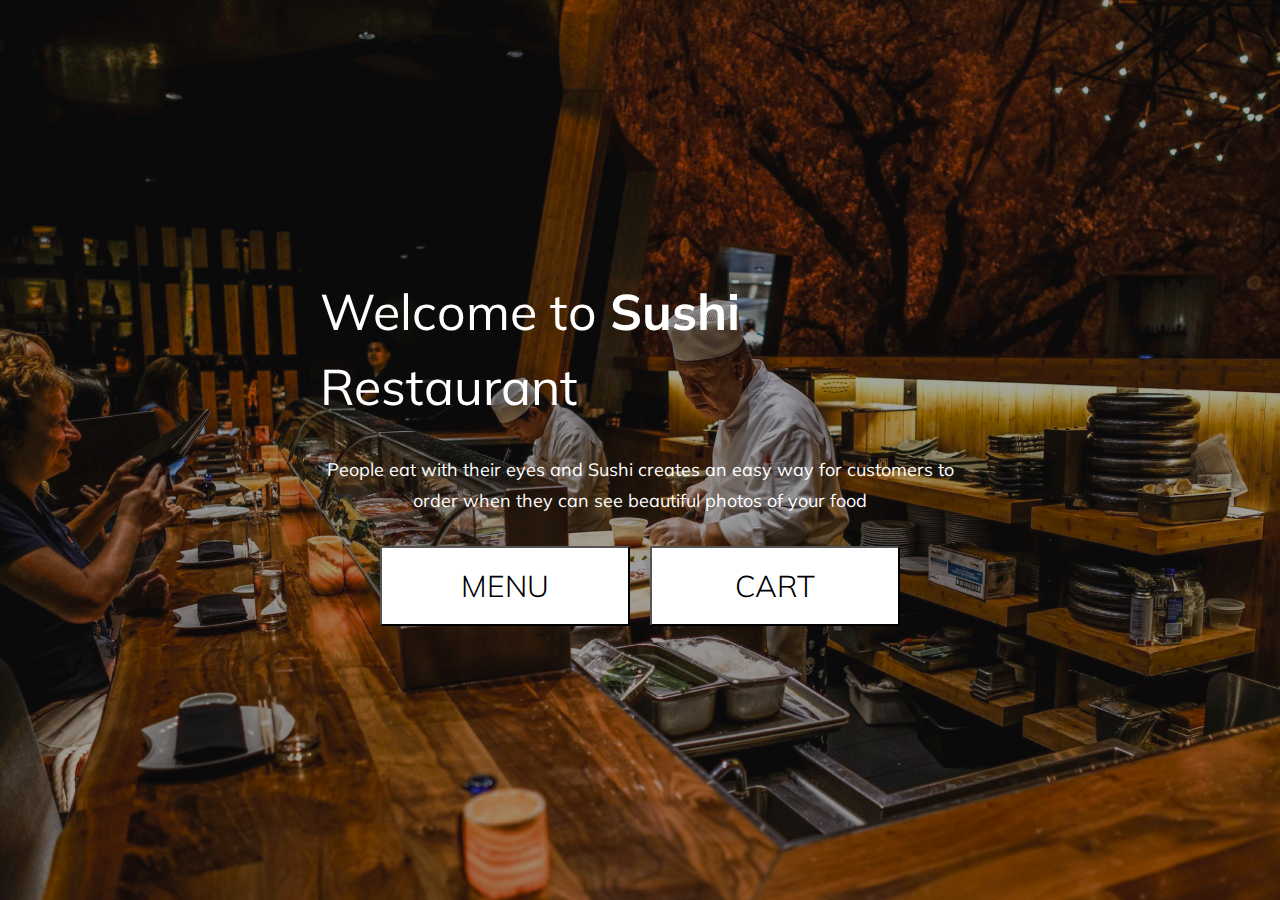
<file: index.html>
<!DOCTYPE html>
<html lang="en">
<head>
    <meta charset="UTF-8">
    <meta http-equiv="X-UA-Compatible" content="IE=edge">
    <meta name="viewport" content="width=device-width, initial-scale=1.0">
    <link rel="stylesheet" href="style.css">
    <link rel="preconnect" href="https://fonts.googleapis.com">
    <link rel="preconnect" href="https://fonts.gstatic.com" crossorigin>
    <link href="https://fonts.googleapis.com/css2?family=Mulish:wght@400;500;700;800&display=swap" rel="stylesheet">
        <title>SUSHI FOOD</title>
</head>
<body>
    <main>
        <div class="background">
            <img src="restaurant 1.png" alt="icon">
        </div>

        <div class="content">
            <h1>Welcome to <span style="font-weight: 700;" >Sushi</span> Restaurant</h1>

            <p>People eat with their eyes and Sushi creates an easy way for customers to order when they can see beautiful photos of your food</p>

            <div class="click">
                <a href="menu.html"> <button> MENU</button> </a> 
                <a href="cart.html"> <button> CART</button> </a>
            </div>
        </div>

    </main>
</body>
</html>
</file>
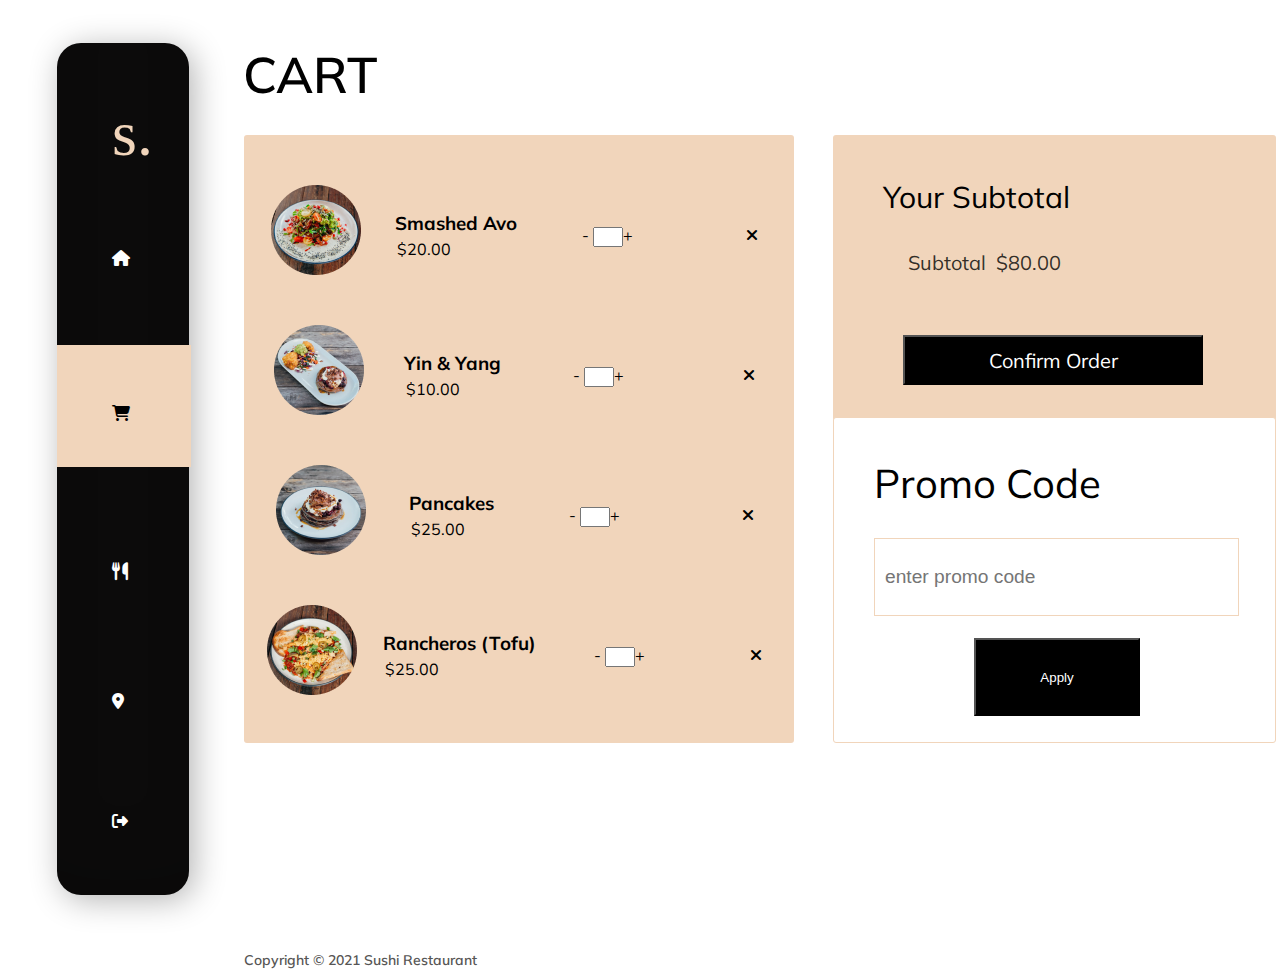
<file: cart.html>
<!DOCTYPE html>
<html lang="en">
<head>
    <meta charset="UTF-8">
    <meta http-equiv="X-UA-Compatible" content="IE=edge">
    <meta name="viewport" content="width=device-width, initial-scale=1.0">
    <link rel="stylesheet" href="style.css">
    <link rel="stylesheet" href="https://cdnjs.cloudflare.com/ajax/libs/font-awesome/6.0.0/css/all.min.css">
    <link rel="stylesheet" href="https://cdnjs.cloudflare.com/ajax/libs/font-awesome/6.2.0/css/all.min.css">
    <title>CART</title>

</head>
<body>

    <section class="cart-body">
        <div class="navsection">
            <navbar class="nav">
                <h2>s.</h2>
        <P class="home-2"><i class="fa fa-home" aria-hidden="true"></i></P>
        <p class="path-2"><i class="fa fa-cutlery 
            " aria-hidden="true"></i></p>
            <p class="cart-2"><i class="fa fa-shopping-cart" aria-hidden="true"></i></p>
            <p class="location-2"><i class="fa-solid fa-location-dot"></i></p>
            <p class="exit-2"><i class="fa-solid fa-right-from-bracket"></i></p>
            </navbar>
        </div>


        <div class="cart-cart">
            <h1>CART</h1>
            <div class="cart-con"> 

                

          <div class="ellipse">
            <img src="Ellipse 5.png" alt="">
            <span class="letter">
                <h3>Smashed Avo</h3>
                <p>$20.00</p>
            </span>
            <span class="input">
                <p>- <span><input type="number"></span>+</p>
            </span>
            <p class="cancle"><i class="fa-solid fa-xmark"></i></p>
          </div>


          <div class="ellipse">
            <img src="Ellipse 6.png" alt="">
            <span class="letter">
                <h3>Yin & Yang</h3>
                <p>$10.00</p>
            </span>
            <span class="input"> 
                <p>- <span><input type="number"></span>+</p>
            </span>
            <p class="cancle"><i class="fa-solid fa-xmark"></i></p>
          </div>


          <div class="ellipse">
            <img src="Ellipse 7.png" alt="">
            <span class="letter">
                <h3>Pancakes</h3>
                <p>$25.00</p>
            </span>
            <span class="input">
                <p>- <span><input type="number"></span>+</p>
            </span>
            <p class="cancle"><i class="fa-solid fa-xmark"></i></p>
          </div>

          <div class="ellipse">
            <img src="Ellipse 8.png" alt="">
            <span class="letter">
                <h3>Rancheros (Tofu)</h3>
                <p>$25.00</p>
            </span>
            <span class="input">
                <p>- <span><input type="number"></span>+</p>
            </span>
            <p class="cancle"><i class="fa-solid fa-xmark"></i></p>
          </div>

        </div>
        </div>

        <div class="sub-total">
<div class="your-sub">
   <h3>Your Subtotal</h3>
    <span class="moni">
        <p>Subtotal</p>
        <p>$80.00</p>
    </span>
    <div>
        <input type="button" value="Confirm Order">
    </div>
</div>
<div class="promo">
<h4>Promo Code</h4>
<input type="text" name="promo" id="promo" placeholder="enter promo code">
<input type="button" value="Apply">
</div>
        </div>

        <div class="copy-right">
            <p>Copyright © 2021 Sushi Restaurant</p>
        </div>


    </section>

</body>
</html>
</file>
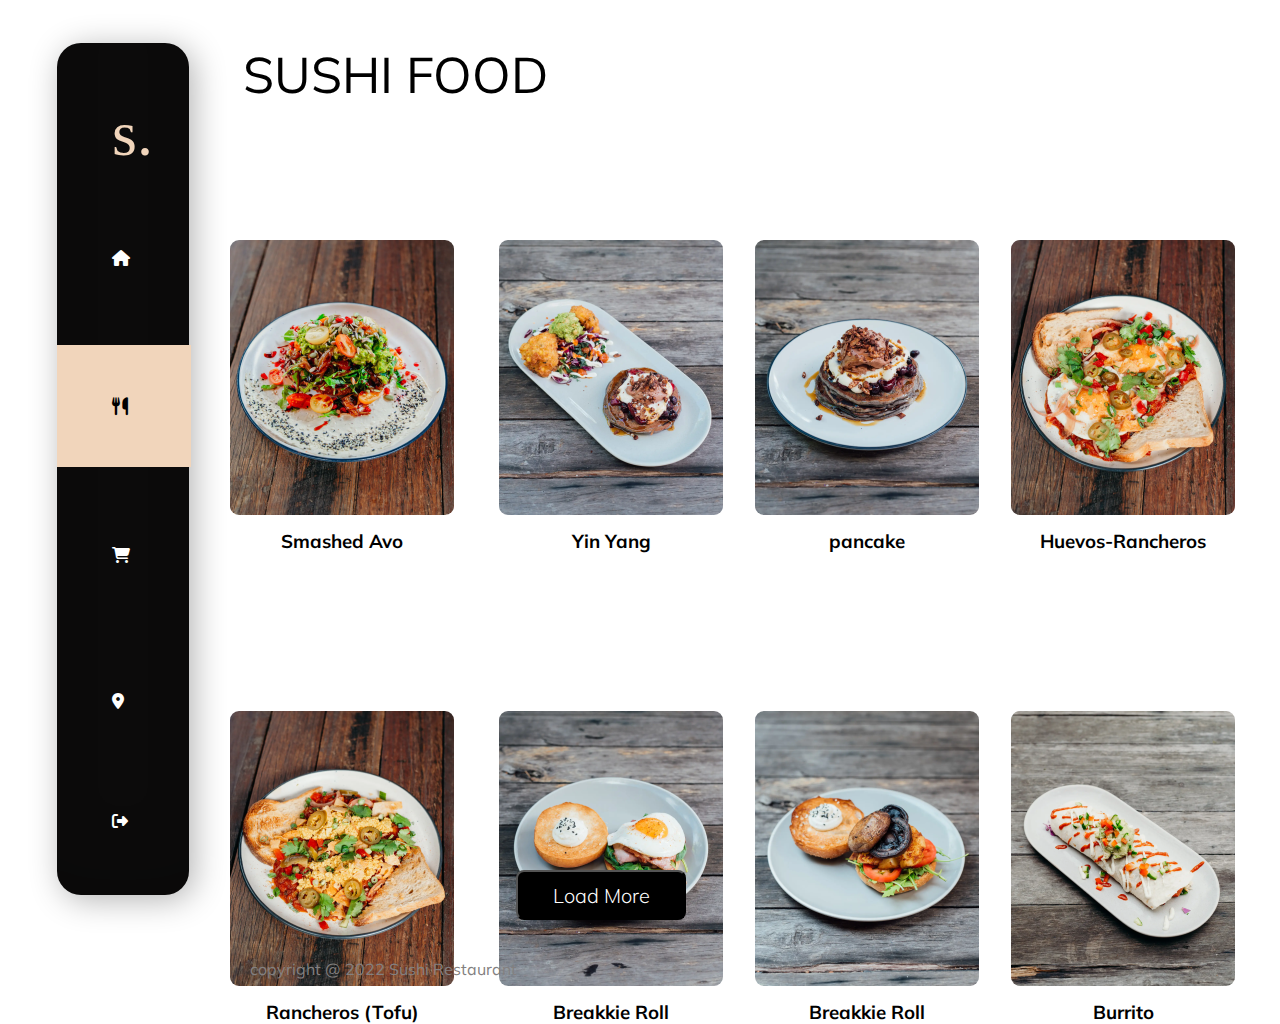
<file: menu.html>
<!DOCTYPE html>
<html lang="en">
<head>
    <meta charset="UTF-8">
    <meta http-equiv="X-UA-Compatible" content="IE=edge">
    <meta name="viewport" content="width=device-width, initial-scale=1.0">

    <link rel="stylesheet" href="style.css">
    <link rel="stylesheet" href="https://cdnjs.cloudflare.com/ajax/libs/font-awesome/6.0.0/css/all.min.css">
    <link rel="stylesheet" href="https://cdnjs.cloudflare.com/ajax/libs/font-awesome/6.2.0/css/all.min.css">
    <title>MENU</title>
</head>
<body>

    <!-- <h1>MENU</h1> -->
<section class="body">
<div class="navsection">
    <navbar class="nav">
        <h2>s.</h2>
<P class="home"><i class="fa fa-home" aria-hidden="true"></i></P>
<p class="path"><i class="fa fa-cutlery 
    " aria-hidden="true"></i></p>
    <p class="cart"><i class="fa fa-shopping-cart" aria-hidden="true"></i></p>
    <p class="location"><i class="fa-solid fa-location-dot"></i></p>
    <p class="exit"><i class="fa-solid fa-right-from-bracket"></i></p>
    </navbar>
</div>


<div class="con">
    <div>
        <header class="header">SUSHI FOOD</header>
    </div>


<div class="body-con">

<div class="Smashed-Avo">
    <img src="food-1.png" alt="food image">
    <h3>Smashed Avo</h3>
</div>
<div class="Yin-Yang"><img src="food-2.png" alt="food image">
    <h3>Yin Yang</h3>
</div>

<div class="Huevos-Rancheros">
    <img src="food-3.png" alt="food image">
<h3>pancake</h3>
</div>
<div class="Huev"><img src="food-4.png" alt="food image">
    <h3>Huevos-Rancheros</h3>
</div>
</div>


<div class="body-con-2">

    <div class="tofu">
        <img src="food-5.png" alt="food image">
        <h3>Rancheros (Tofu)</h3>
    </div>
    <div class="roll">
        <img src="food-6.png" alt="food image">
        <h3>Breakkie Roll</h3>
    </div>
    
    <div class="Breakkie">
        <img src="food-7.png" alt="food image">
    <h3>Breakkie Roll</h3>
    </div>
    <div class="Burrito">
        <img src="food-8.png" alt="food image">
        <h3>Burrito</h3>
    </div>
    
</div>

<div class="load-btn">
    <input type="button" value="Load More">
</div>
</section>

<footer class="copy">
<p>copyright @ 2022 Sushi Restaurant</p>
</footer>


</body>
</html>
</file>
<file: style.css>
@import url('https://fonts.googleapis.com/css2?family=Mulish:wght@400;500;700;800&display=swap');

*{
    margin: 0;
    padding: 0;
    box-sizing: border-box;
}

main{
    position: relative;
    height: 100vh;
    overflow: hidden;
}

.content{
    position: absolute;
    top: 50%;
    left: 50%;
    transform: translate(-50%, -50%);
}

.content h1{
    font-family: 'Mulish';
    font-style: normal;
    font-weight: 400;
    font-size: 50px;
    line-height: 75px;

    color: #FFFFFF;

}

.content p{
    font-family: 'Mulish';
    font-style: normal;
    font-weight: 400;
    font-size: 18px;
    line-height: 31px;
    text-align: center;
    margin: 30px 0;
    color: #FFFFFF;
}

.click{
    display: flex;
    justify-content: center;
    align-items: center;
}

button{
    width: 250px;
height: 80px;
background: #FFFFFF;
border-radius: 2px;
font-family: 'Mulish';
font-style: normal;
font-weight: 300;
font-size: 30px;
line-height: 38px;
/* identical to box height */
cursor: pointer;
margin: 0 10px;
color: #000000;
}

a{
    text-decoration: none;
    color:#000000;
}

/* ----menu---- */
.body{
    display: flex;
    /* justify-content: space-around; */
}
.navsection{
    width: 20%;
}
.con{
    width: 70%;
   
}

.navsection .nav{
    box-sizing: border-box;

position: absolute;
width: 132px;
height: 852px;
left: 57px;
top: 43px;
color: #FFFFFF;
background: #0C0B0B;
border-radius: 24px;
box-shadow: inset 0 -3em 3em rgba(0,0,0,0.1),  0.3em 0.3em 2em rgba(0,0,0,0.3);
}

.nav h2{
    position: absolute;
width: 51px;
height: 102px;
left: 55px;
top: 40px;

font-family: 'Baloo Bhai';
font-style: normal;
font-weight: 400;
font-size: 64px;
line-height: 102px;
/* identical to box height */


color: #F1D5BB;
}
.con .header{
    position: absolute;
width: 306px;
height: 63px;
left: 243px;
top: 43px;

font-family: 'Mulish';
font-style: normal;
font-weight: 400;
font-size: 50px;
line-height: 63px;
/* identical to box height */


color: #000000;

}
.home i{
    box-sizing: border-box;
position: absolute;
bottom: 75.3%;
height: 40px;
width: 40px;
left: 55px;
top: 207px;
border-radius: 0px;

}


.path{

    position: absolute;
    width: 134px;
    height: 122px;
    top: 302px;
    
background: #F1D5BB;

}
.path i{

    position: absolute;
   height: 40px;
width: 37.99172592163086px;
left: 55px;
font-size: large;
top: 53px;
border-radius: 0px;
    bottom: 61.7%;
    color: #000000;
   
}
.cart i{
    position: absolute;
    height: 10px;
    width: 24.290979385375977px;
    left: 55px;
    top: 504px;
    border-radius: 0px;
    
    bottom: 48.6%;
    
}

.location{
    position: absolute;
    height: 29.760000228881836px;
    width: 25px;
    left: 55px;
    top: 650px;
    border-radius: 0px;
    
    bottom: 31.72%;
}

.exit{
    box-sizing: border-box;

position: absolute;
height: 40px;
width: 40px;
left: 55px;
top: 770px;
border-radius: 0px;

/* bottom: 17%; */

}


.body-con{
    
    display: flex;
    justify-content: space-around;
    overflow-wrap: break-word;
}



.Smashed-Avo {
position: absolute;
top: 26.7%;
left: 18%;
text-align: center;
font-family: 'Mulish';
font-style: normal;
}

.Smashed-Avo img{
    border-radius: 9px;
    margin-bottom: 10px;
    }

.Yin-Yang {
    position: absolute;
    top: 26.7%;
    left: 39%;
    text-align: center;
    font-family: 'Mulish';
    font-style: normal;
}

.Yin-Yang img{
    border-radius: 9px;
    margin-bottom: 10px;
    }


.Huevos-Rancheros {
    position: absolute;
    top: 26.7%;
left: 59%;
text-align: center;
font-family: 'Mulish';
font-style: normal;
}

.Huevos-Rancheros img{
    border-radius: 9px;
    margin-bottom: 10px;
    }

.Huev {
    position: absolute;
    top: 26.7%;
    left: 79%;
    text-align: center;
    font-family: 'Mulish';
    font-style: normal;
}
.Huev img{
    border-radius: 9px;
    margin-bottom: 10px;
   
    }

.body-con-2{
    display: flex;
    justify-content: space-around;
}


.tofu {
    position: absolute;
    top: 79%;
    left: 18%;
    text-align: center;
    font-family: 'Mulish';
    font-style: normal;

}

.tofu img{
    border-radius: 9px;
    margin-bottom: 10px;
}

.roll{
    position: absolute;
    top: 79%;
    left: 39%;
    text-align: center;
    font-family: 'Mulish';
    font-style: normal;
}

.roll img{
    border-radius: 9px;
    margin-bottom: 10px;
}

.Breakkie{
    position: absolute;
    top: 79%;
    left: 59%;
    text-align: center;
    font-family: 'Mulish';
    font-style: normal;
}

.Breakkie img{
    border-radius: 9px;
    margin-bottom: 10px;
}

.Burrito{
    position: absolute;
    top: 79%;
    left: 79%;
    text-align: center;
    font-family: 'Mulish';
    font-style: normal;
}

.Burrito img{
border-radius: 9px;
margin-bottom: 10px;
}


.load-btn input[type="button"]{ 
    width: 170px;
    height: 50px;
    background: black;
    border-radius: 2px;
    font-family: 'Mulish';
    font-style: normal;
    font-weight: 300;
    font-size: 20px;
    cursor: pointer;
    /* margin: 0 10px; */
    color: white;
    border-radius: 8px;
    position: relative;
    top: 870px;
    left: 260px;
   

}



.copy p{
    position: absolute;
    top: 1000px;
    left:250px ;
    font-family: 'Mulish';
    font-style: normal;
    color: rgb(131, 128, 128);
    line-height: 38px;
    margin-top:  -50px;
    margin-bottom: 20px;
}




/* ----cart----- */


.home-2 i{
    box-sizing: border-box;
position: absolute;
bottom: 75.3%;
height: 40px;
width: 40px;
left: 55px;
top: 207px;
border-radius: 0px;

}



.path-2 i{

    position: absolute;
   height: 40px;
width: 37.99172592163086px;
left: 55px;
font-size: large;
top: 520px;
border-radius: 0px;
/* bottom: 61.7%; */
   
   
}
.cart-2 i{
    position: absolute;
    height: 10px;
    width: 24.290979385375977px;
    left: 55px;
    top: 60px;
    border-radius: 0px;
    bottom: 48.6%;
    color: #000000;
    
}
.cart-2{

    position: absolute;
    width: 134px;
    height: 122px;
    top: 302px;
    
background: #F1D5BB;

}

.location-2 i{
    position: absolute;
    height: 29.760000228881836px;
    width: 25px;
    left: 55px;
    top: 650px;
    border-radius: 0px;
    
    bottom: 31.72%;
}

.exit-2 i{
    box-sizing: border-box;

position: absolute;
height: 40px;
width: 40px;
left: 55px;
top: 770px;
border-radius: 0px;
}

.cart-body{
    display: flex;
    justify-content: space-around;
    margin-top: 20px;
}

.cart-cart{
    width: 45%;
    font-family: 'Mulish';
    font-style: normal;
}


.cart-cart h1{
    position: absolute;
    width: 135px;
    height: 63px;
    left: 243px;
    top: 43px;
    
    font-family: 'Mulish';
    font-style: normal;
    font-weight: 600;
    font-size: 50px;
    line-height: 63px;
    /* identical to box height */
    
    
    color: #000000;
}


.cart-cart img{
 margin-bottom: 50px;
    }
.sub-total{

    width: 30%;
   
}

.cart-con{
position: absolute;
width: 550px;
height: 608px;
left: 244px;
top: 135px;
padding:  50px 10px;
background: #F1D5BB;
border-radius: 3px;
}
.ellipse{
    display: flex;
    justify-content: space-around;
    /* text-align: center; */
}
.letter h3{
padding-top: 1.6rem;
    padding-right: 2rem;
}
.letter p{
 /* margin:5px 2px ; */
    padding: 4px 2px;
}
.ellipse .input input[type="number"]{
    width: 30px;
    height: 20px;
   left: 660px;
   top: 201px;

}

.ellipse .input {
margin-right: 79px;
margin-top: 40px;
}

.cancle{
margin-right: 9px;
  margin-top: 40px;
}



.your-sub{
    position: absolute;
width: 443px;
height: 286px;
left: 833px;
top: 135px;

background: #F1D5BB;
border-radius: 3px;
}

.promo{
    box-sizing: border-box;

position: absolute;
width: 443px;
height: 326px;
left: 833px;
top: 417px;

background: #FFFFFF;
border: 1px solid #F1D5BB;
border-radius: 3px;
}


.your-sub .moni{
    justify-content: space-around;
    display: flex;

    position: absolute;
width: 118px;
height: 38px;
left: 70px;
top: 110px;

font-family: 'Mulish';
font-style: normal;
font-weight: 400;
font-size: 20px;



color: rgba(0, 0, 0, 0.8);
}
.your-sub h3{
    position: absolute;
width: 249px;
height: 50px;
left: 50px;
top: 37px;

font-family: 'Mulish';
font-style: normal;
font-weight: 400;
font-size: 30px;
line-height: 50px;

color: #000000;
}
.moni p{
margin: 5px;
}

.your-sub input[type="button"]{


    position: relative;
    width: 300px;
    height: 50px;
    left: 70px;
    top: 200px;
    color: #FFFFFF;
    background: #000000;
    font-family: 'Mulish';
font-style: normal;
font-weight: 400;
font-size: 20px;
}

.promo h4{
    left: 40px;
    top: 40px;
    position: absolute;
width: 227px;
height: 50px;
font-family: 'Mulish';
font-style: normal;
font-weight: 400;
font-size: 40px;
line-height: 50px;

color: #000000;
}

.promo input[type="text"]{
    box-sizing: border-box;

position: absolute;
width: 365px;
height: 78px;
left: 40px;
top: 120px;
padding: 10px;
font-size: larger;
line-height: 50px;
background: #FFFFFF;
border: 1px solid #F1D5BB;

}

.promo input[type="button"]{
    position: absolute;
width: 166px;
height: 78px;
left: 140px;
top: 220px;
color: #FFFFFF;
background: #000000;
}

.copy-right p{
    position: absolute;
    width: 250px;
    height: 19px;
    left: 244px;
    top: 951px;
    color: #575655;
    font-family: 'Mulish';
    font-style: normal;
    font-weight: 600;
    font-size: 14px;
}
</file>
